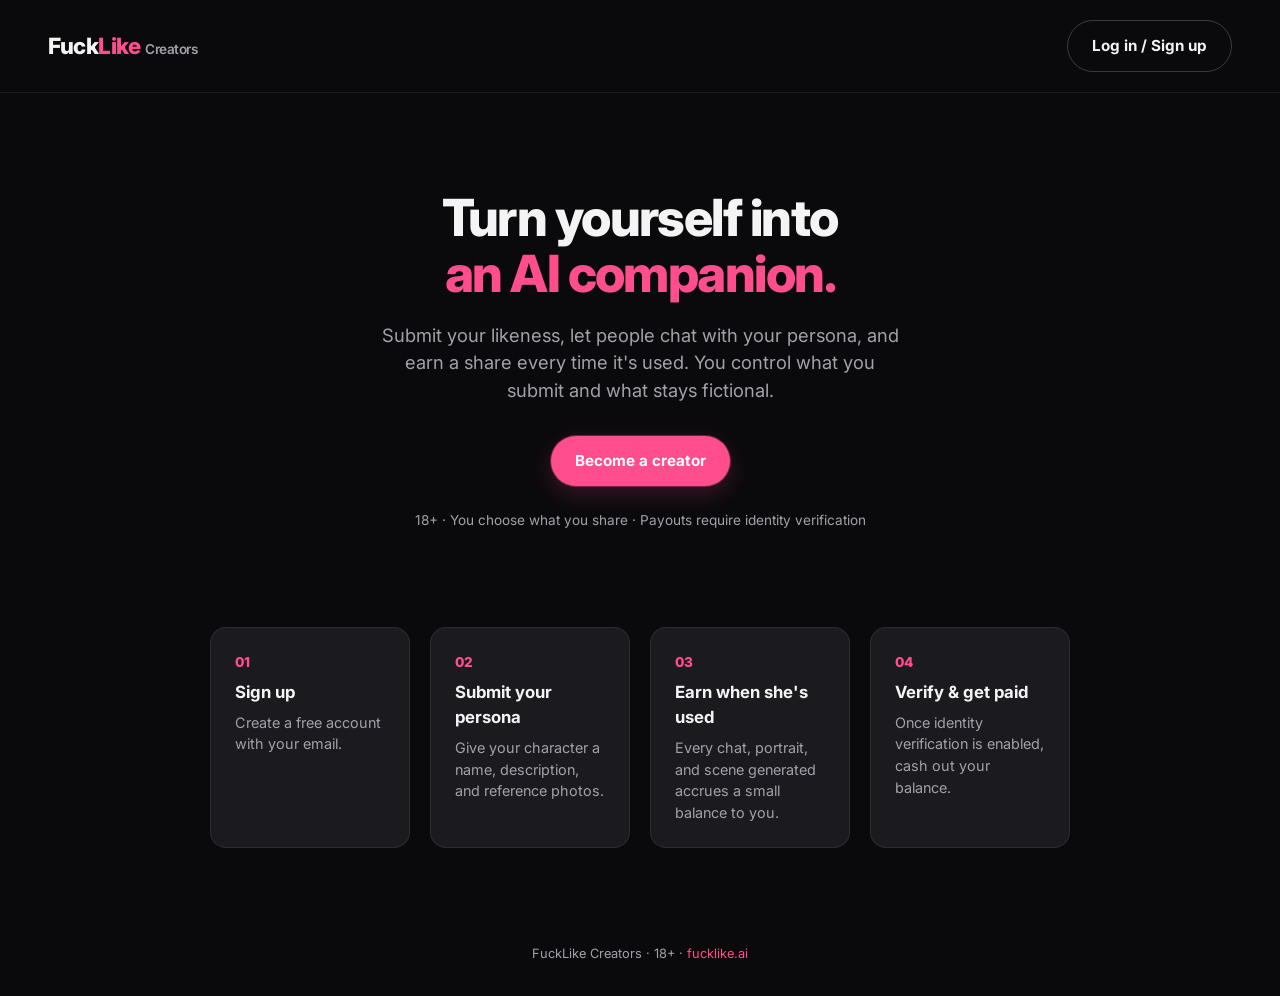
<file: web-creator/index.html>
<!DOCTYPE html>
<html lang="en">
<head>
  <meta charset="utf-8" />
  <meta name="viewport" content="width=device-width, initial-scale=1" />
  <title>FuckLike Creators — Turn Yourself Into an AI Companion</title>
  <meta name="description" content="Sign up as a creator, submit your persona, and earn when people chat with your AI companion." />
  <link rel="preconnect" href="https://fonts.googleapis.com" />
  <link href="https://fonts.googleapis.com/css2?family=Inter:wght@400;500;600;700;800&display=swap" rel="stylesheet" />
  <link rel="stylesheet" href="styles.css" />
</head>
<body>
  <div id="app">
    <nav class="nav">
      <a class="logo" href="#" data-view="home">Fuck<span>Like</span> <span style="color:var(--muted);font-weight:600;font-size:0.85rem;">Creators</span></a>
      <div class="nav-links">
        <span id="nav-user" class="nav-user hidden"></span>
        <button id="nav-dashboard-btn" class="btn btn-ghost hidden" data-view="dashboard">Dashboard</button>
        <button id="nav-logout-btn" class="btn btn-ghost hidden">Log out</button>
        <button id="nav-login-btn" class="btn btn-secondary" data-view="auth">Log in / Sign up</button>
      </div>
    </nav>

    <section id="view-home" class="view">
      <div class="hero">
        <h1>Turn yourself into<br /><em>an AI companion.</em></h1>
        <p class="sub">Submit your likeness, let people chat with your persona, and earn a share every time it's used. You control what you submit and what stays fictional.</p>
        <div class="cta-row">
          <button class="btn btn-primary" data-view="auth">Become a creator</button>
        </div>
        <p class="trust">18+ · You choose what you share · Payouts require identity verification</p>
      </div>
      <div class="how">
        <div class="how-step">
          <div class="num">01</div>
          <h3>Sign up</h3>
          <p class="muted">Create a free account with your email.</p>
        </div>
        <div class="how-step">
          <div class="num">02</div>
          <h3>Submit your persona</h3>
          <p class="muted">Give your character a name, description, and reference photos.</p>
        </div>
        <div class="how-step">
          <div class="num">03</div>
          <h3>Earn when she's used</h3>
          <p class="muted">Every chat, portrait, and scene generated accrues a small balance to you.</p>
        </div>
        <div class="how-step">
          <div class="num">04</div>
          <h3>Verify &amp; get paid</h3>
          <p class="muted">Once identity verification is enabled, cash out your balance.</p>
        </div>
      </div>
    </section>

    <section id="view-auth" class="view hidden">
      <div class="wrap" style="max-width:440px;">
        <div class="card">
          <div class="tabs">
            <button class="tab active" data-auth-tab="login">Log in</button>
            <button class="tab" data-auth-tab="signup">Sign up</button>
          </div>
          <div id="auth-notice"></div>
          <form id="auth-form">
            <label>Email
              <input type="email" id="auth-email" required autocomplete="email" />
            </label>
            <label>Password
              <input type="password" id="auth-password" required autocomplete="current-password" minlength="8" />
              <span class="field-hint">At least 8 characters.</span>
            </label>
            <button type="submit" id="auth-submit" class="btn btn-primary full">Log in</button>
          </form>
        </div>
      </div>
    </section>

    <section id="view-dashboard" class="view hidden">
      <div class="wrap">
        <div id="dashboard-notice"></div>

        <div class="stat-row">
          <div class="stat">
            <div class="label">Accrued balance</div>
            <div class="value" id="stat-balance">$0.00</div>
          </div>
          <div class="stat">
            <div class="label">Verification status</div>
            <div class="value"><span id="stat-verification" class="badge badge-unverified">Unverified</span></div>
          </div>
        </div>

        <div class="card">
          <h2>Your creator profile</h2>
          <p class="card-sub">This is what people see if your persona is featured. Re-submit any time to update it.</p>
          <form id="profile-form">
            <label>Display name
              <input type="text" id="p-display-name" required maxlength="80" placeholder="How you want to be known" />
            </label>
            <label>Bio <span class="muted">(optional)</span>
              <textarea id="p-bio" maxlength="2000" placeholder="A short bio, tone, vibe — whatever you want people to know."></textarea>
            </label>
            <button type="submit" class="btn btn-primary full">Save profile</button>
          </form>
        </div>

        <div class="card">
          <h2>Your persona</h2>
          <p class="card-sub">The character people actually chat with. The persona ID links your submissions to your earnings — pick one you'll keep using.</p>
          <form id="persona-form">
            <label>Persona ID
              <input type="text" id="pr-id" required maxlength="80" pattern="[A-Za-z0-9_-]+" placeholder="e.g. your-name (letters, numbers, - and _ only)" />
              <span class="field-hint">Can't be changed once other people are chatting with it — choose carefully.</span>
            </label>
            <label>Display name
              <input type="text" id="pr-display-name" required maxlength="80" placeholder="Your character's name" />
            </label>
            <label>Description <span class="muted">(optional)</span>
              <textarea id="pr-description" maxlength="2000" placeholder="Personality, style, backstory — whatever defines the character."></textarea>
            </label>
            <label>Reference photo URLs <span class="muted">(optional, one per line)</span>
              <textarea id="pr-photos" placeholder="https://...&#10;https://..."></textarea>
              <span class="field-hint">Links to photos, not uploaded files — host them somewhere first (e.g. Imgur) and paste the links here.</span>
            </label>
            <label>3D scan links <span class="muted">(optional, one per line)</span>
              <textarea id="pr-scans" placeholder="https://poly.cam/capture/...&#10;https://..."></textarea>
              <span class="field-hint">Scan yourself with an app like Polycam, RealityScan, or in3D, then paste the share link it gives you here — same idea as the photo links above, nothing uploads through this page.</span>
            </label>
            <button type="submit" class="btn btn-primary full">Save persona</button>
          </form>
        </div>

        <div class="card">
          <h2>Get paid</h2>
          <p class="card-sub">Verify your identity, then cash out your accrued balance.</p>
          <div id="verification-status-block"></div>
          <button id="btn-start-verification" class="btn btn-secondary full" style="margin-bottom:1rem;">Start identity verification</button>
          <form id="payout-form">
            <label>Amount to withdraw (USD)
              <input type="number" id="payout-amount" min="0.01" step="0.01" placeholder="0.00" />
            </label>
            <button type="submit" id="btn-request-payout" class="btn btn-primary full">Request payout</button>
          </form>
          <div id="payout-notice"></div>
        </div>
      </div>
    </section>

    <p class="footer-note">FuckLike Creators · 18+ · <a href="https://fucklike.ai" style="color:var(--pink);">fucklike.ai</a></p>
  </div>
  <script src="app.js"></script>
</body>
</html>
</file>
<file: web-creator/styles.css>
:root {
  --bg: #0a0a0c;
  --bg2: #121216;
  --card: #1a1a1f;
  --ink: #f4f4f5;
  --muted: #a1a1aa;
  --pink: #ff4d8d;
  --pink-hot: #ff2d6f;
  --pink-soft: rgba(255, 77, 141, 0.15);
  --line: rgba(255, 255, 255, 0.08);
  --green: #22c55e;
  --amber: #f59e0b;
  --red: #ef4444;
}
* { box-sizing: border-box; margin: 0; padding: 0; }
body {
  min-height: 100vh;
  background: var(--bg);
  color: var(--ink);
  font-family: 'Inter', system-ui, sans-serif;
  -webkit-font-smoothing: antialiased;
  line-height: 1.5;
}
.hidden { display: none !important; }
button, input, select, textarea { font: inherit; color: inherit; }
button { cursor: pointer; border: none; background: none; }
a { color: inherit; text-decoration: none; }

.btn {
  display: inline-flex; align-items: center; justify-content: center;
  padding: 0.85rem 1.5rem; border-radius: 999px;
  font-weight: 700; font-size: 0.95rem; transition: 0.15s ease;
}
.btn-primary { background: var(--pink); color: #fff; box-shadow: 0 0 0 1px rgba(255,77,141,0.35), 0 8px 24px rgba(255,77,141,0.2); }
.btn-primary:hover { background: var(--pink-hot); }
.btn-primary:disabled { opacity: 0.5; cursor: not-allowed; box-shadow: none; }
.btn-secondary { background: transparent; border: 1px solid rgba(255,255,255,0.2); color: var(--ink); }
.btn-secondary:hover { border-color: rgba(255,255,255,0.45); background: rgba(255,255,255,0.04); }
.btn-ghost { color: var(--muted); }
.btn-ghost:hover { color: var(--ink); }
.full { width: 100%; }

.nav {
  display: flex; align-items: center; justify-content: space-between;
  padding: 1.25rem clamp(1rem, 4vw, 3rem);
  border-bottom: 1px solid var(--line);
}
.logo { font-size: 1.4rem; font-weight: 800; letter-spacing: -0.02em; }
.logo span { color: var(--pink); }
.nav-links { display: flex; align-items: center; gap: 1.5rem; }
.nav-user { font-size: 0.85rem; color: var(--muted); }

.wrap { max-width: 640px; margin: 0 auto; padding: clamp(2rem, 6vw, 5rem) 1.25rem; }

.hero { text-align: center; padding: clamp(3rem, 10vw, 6rem) 1.25rem; max-width: 720px; margin: 0 auto; }
.hero h1 { font-size: clamp(2rem, 5vw, 3.2rem); font-weight: 800; letter-spacing: -0.03em; line-height: 1.1; margin-bottom: 1.25rem; }
.hero h1 em { font-style: normal; color: var(--pink); }
.hero .sub { color: var(--muted); font-size: clamp(1rem, 2vw, 1.15rem); max-width: 520px; margin: 0 auto 2rem; }
.cta-row { display: flex; gap: 0.85rem; justify-content: center; flex-wrap: wrap; margin-bottom: 1.5rem; }
.trust { color: var(--muted); font-size: 0.85rem; }

.how { display: grid; grid-template-columns: repeat(auto-fit, minmax(180px, 1fr)); gap: 1.25rem; max-width: 900px; margin: 0 auto; padding: 0 1.25rem 4rem; }
.how-step { background: var(--card); border: 1px solid var(--line); border-radius: 16px; padding: 1.5rem; }
.how-step .num { color: var(--pink); font-weight: 800; font-size: 0.85rem; margin-bottom: 0.5rem; }
.how-step h3 { font-size: 1.05rem; margin-bottom: 0.4rem; }
.how-step p { color: var(--muted); font-size: 0.9rem; }

.card { background: var(--card); border: 1px solid var(--line); border-radius: 20px; padding: clamp(1.5rem, 4vw, 2.25rem); margin-bottom: 1.25rem; }
.card h2 { font-size: 1.3rem; margin-bottom: 0.35rem; }
.card .card-sub { color: var(--muted); font-size: 0.88rem; margin-bottom: 1.25rem; }

form label { display: block; margin-bottom: 1rem; font-size: 0.85rem; color: var(--muted); }
input, textarea, select {
  display: block; width: 100%; margin-top: 0.4rem;
  background: var(--bg2); border: 1px solid var(--line); border-radius: 10px;
  padding: 0.75rem 0.9rem; font-size: 0.95rem; color: var(--ink);
}
input:focus, textarea:focus, select:focus { outline: none; border-color: var(--pink); }
textarea { resize: vertical; min-height: 80px; }
.field-hint { font-size: 0.78rem; color: var(--muted); margin-top: 0.3rem; }
.field-error { font-size: 0.82rem; color: var(--red); margin-top: 0.5rem; }

.tabs { display: flex; gap: 0.5rem; margin-bottom: 1.5rem; }
.tab { flex: 1; padding: 0.7rem; border-radius: 10px; text-align: center; font-weight: 600; font-size: 0.9rem; color: var(--muted); background: var(--bg2); }
.tab.active { color: #fff; background: var(--pink); }

.stat-row { display: flex; gap: 1rem; flex-wrap: wrap; margin-bottom: 1.25rem; }
.stat { flex: 1; min-width: 140px; background: var(--bg2); border-radius: 14px; padding: 1rem 1.2rem; }
.stat .label { font-size: 0.78rem; color: var(--muted); margin-bottom: 0.3rem; }
.stat .value { font-size: 1.6rem; font-weight: 800; }

.badge { display: inline-flex; align-items: center; gap: 0.4rem; padding: 0.3rem 0.7rem; border-radius: 999px; font-size: 0.78rem; font-weight: 700; }
.badge-unverified { background: rgba(161,161,170,0.15); color: var(--muted); }
.badge-pending { background: rgba(245,158,11,0.15); color: var(--amber); }
.badge-verified { background: rgba(34,197,94,0.15); color: var(--green); }

.notice { border-radius: 12px; padding: 0.9rem 1.1rem; font-size: 0.88rem; margin-bottom: 1rem; }
.notice-info { background: rgba(255,77,141,0.1); border: 1px solid rgba(255,77,141,0.25); color: var(--ink); }
.notice-error { background: rgba(239,68,68,0.1); border: 1px solid rgba(239,68,68,0.3); color: #fca5a5; }
.notice-success { background: rgba(34,197,94,0.1); border: 1px solid rgba(34,197,94,0.3); color: #86efac; }

.muted { color: var(--muted); }
.section-title { font-size: 0.8rem; text-transform: uppercase; letter-spacing: 0.06em; color: var(--muted); margin: 2rem 0 0.75rem; }
.footer-note { text-align: center; color: var(--muted); font-size: 0.8rem; padding: 2rem 1.25rem; }
</file>
